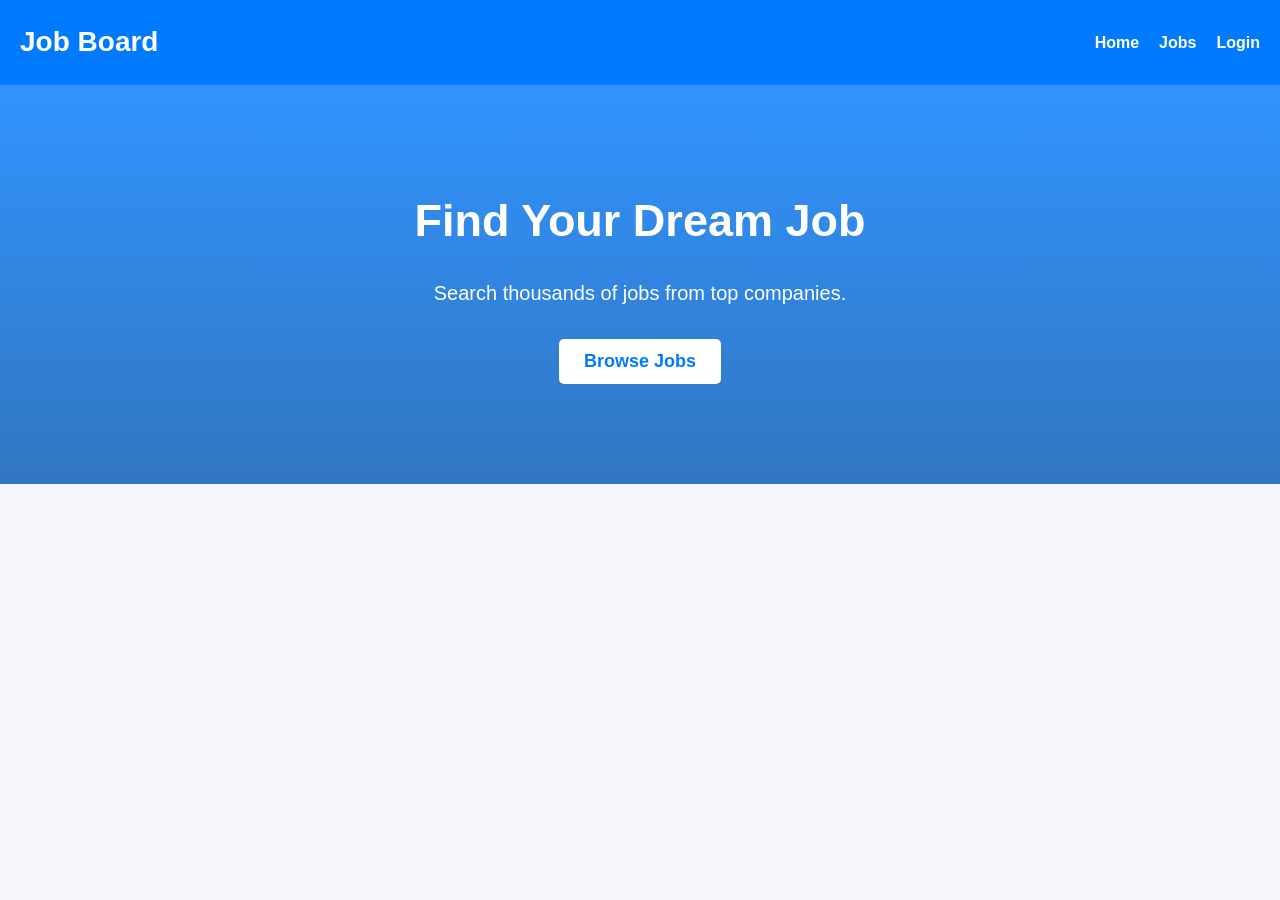
<file: jobboard/index.html>
<!DOCTYPE html>
<html>
<head>
    <title>Job Board</title>
    <link rel="stylesheet" href="style.css">
</head>
<body>

<header>
    <h1>Job Board</h1>

    <nav>
        <a href="index.html">Home</a>
        <a href="jobs.html">Jobs</a>
        <a href="login.html">Login</a>
    </nav>
</header>

<section class="hero">

    <h2>Find Your Dream Job</h2>

    <p>
        Search thousands of jobs from top companies.
    </p>

    <a href="jobs.html">
        <button>Browse Jobs</button>
    </a>

</section>

<script src="script.js"></script>
</body>
</html>
</file>
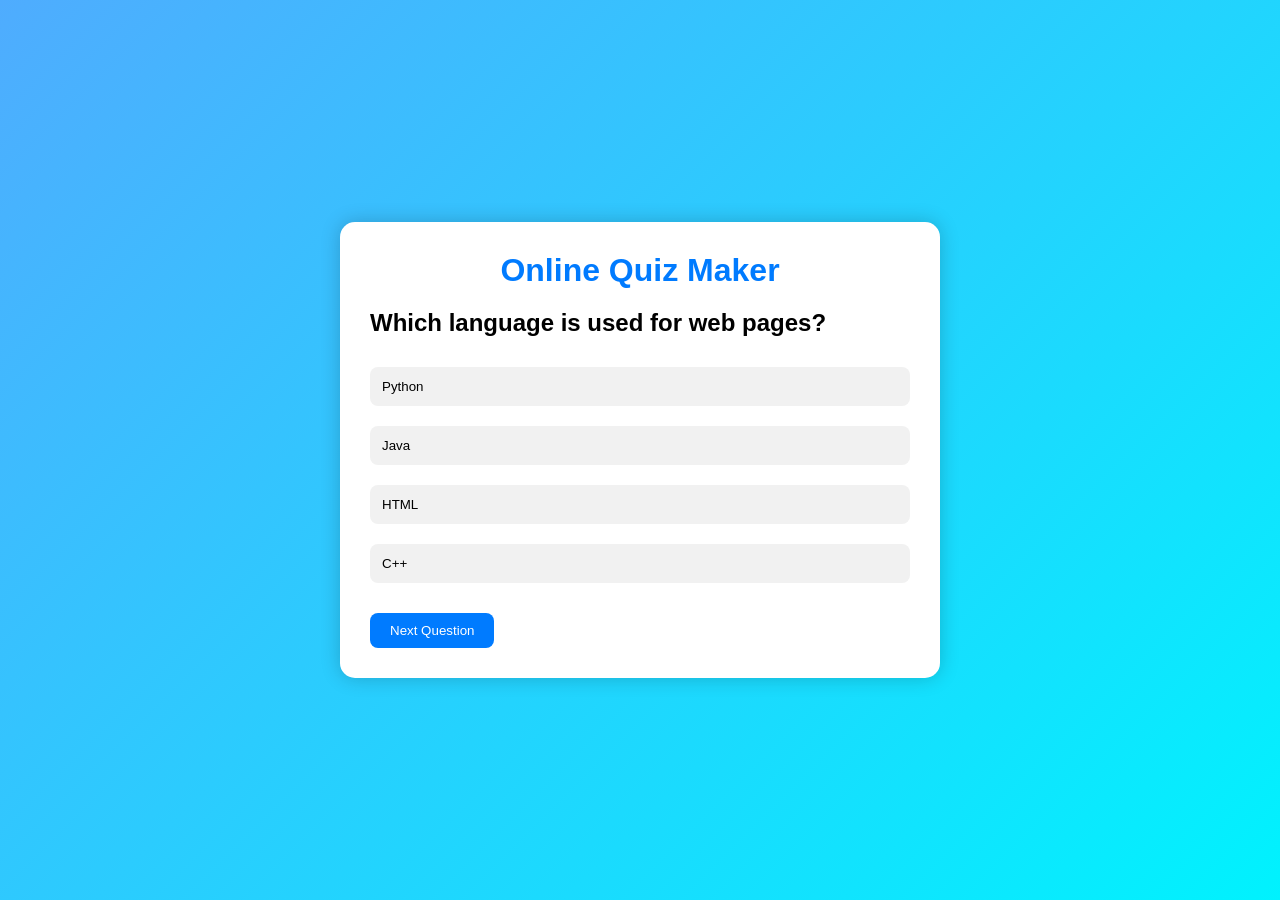
<file: quizmaker/index.html>
<!DOCTYPE html>
<html lang="en">
<head>
<meta charset="UTF-8">
<meta name="viewport" content="width=device-width, initial-scale=1.0">
<title>Online Quiz Maker</title>
<link rel="stylesheet" href="style.css">
</head>
<body>

<div class="container">

    <h1>Online Quiz Maker</h1>

    <div id="quiz-box">

        <h2 id="question">Question Here</h2>

        <div id="options"></div>

        <button id="nextBtn">
            Next Question
        </button>

    </div>

    <div id="result-box" class="hidden">

        <h2>Quiz Completed!</h2>

        <h3 id="score"></h3>

        <button onclick="restartQuiz()">
            Restart Quiz
        </button>

    </div>

</div>

<script src="script.js"></script>

</body>
</html>
</file>
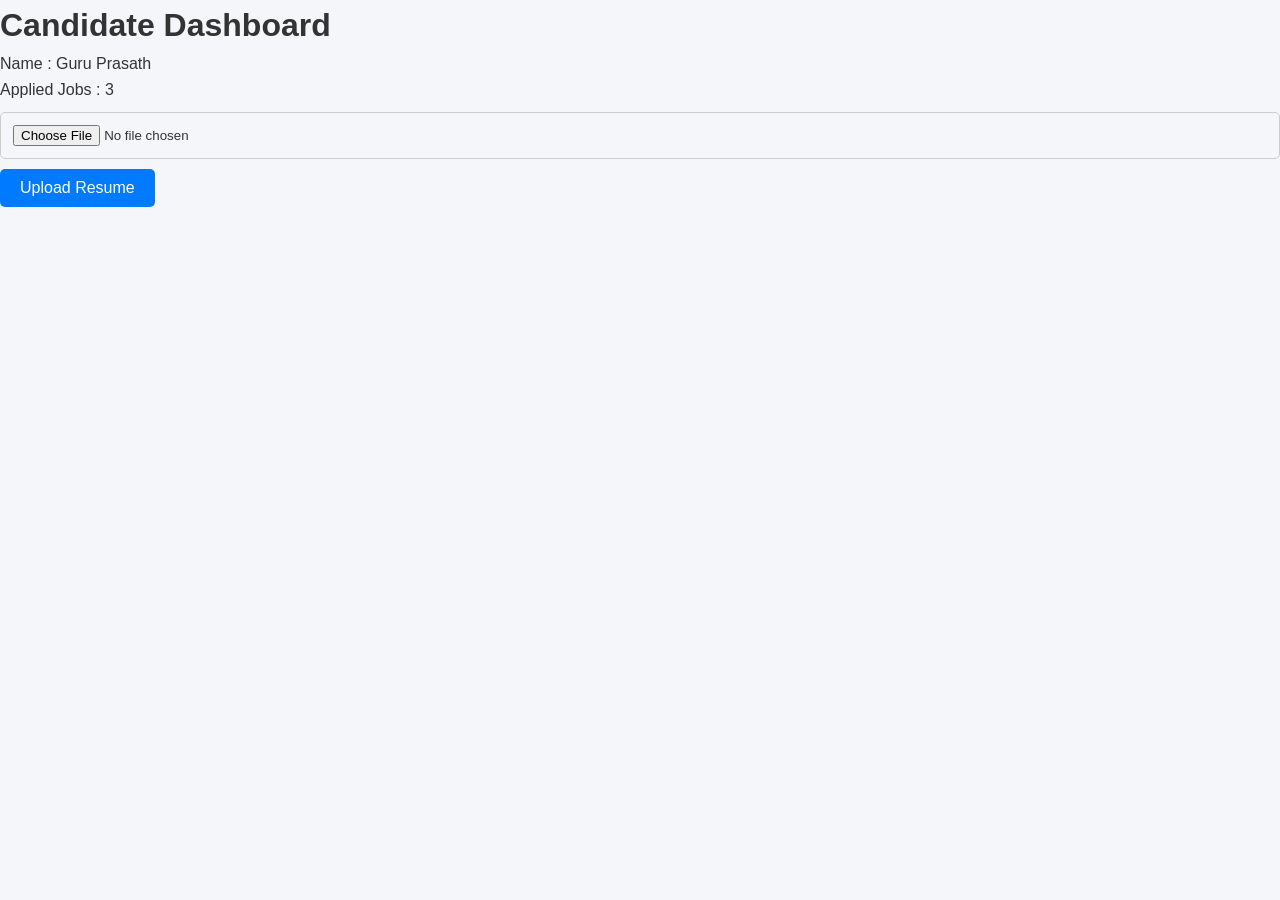
<file: jobboard/candidate.html>
<!DOCTYPE html>
<html>
<head>
<title>Candidate Dashboard</title>
<link rel="stylesheet" href="style.css">
</head>

<body>

<h1>Candidate Dashboard</h1>

<p>Name : Guru Prasath</p>

<p>Applied Jobs : 3</p>

<input
type="file"
id="resume">

<button onclick="uploadResume()">
Upload Resume
</button>

<script src="script.js"></script>
</body>
</html>
</file>
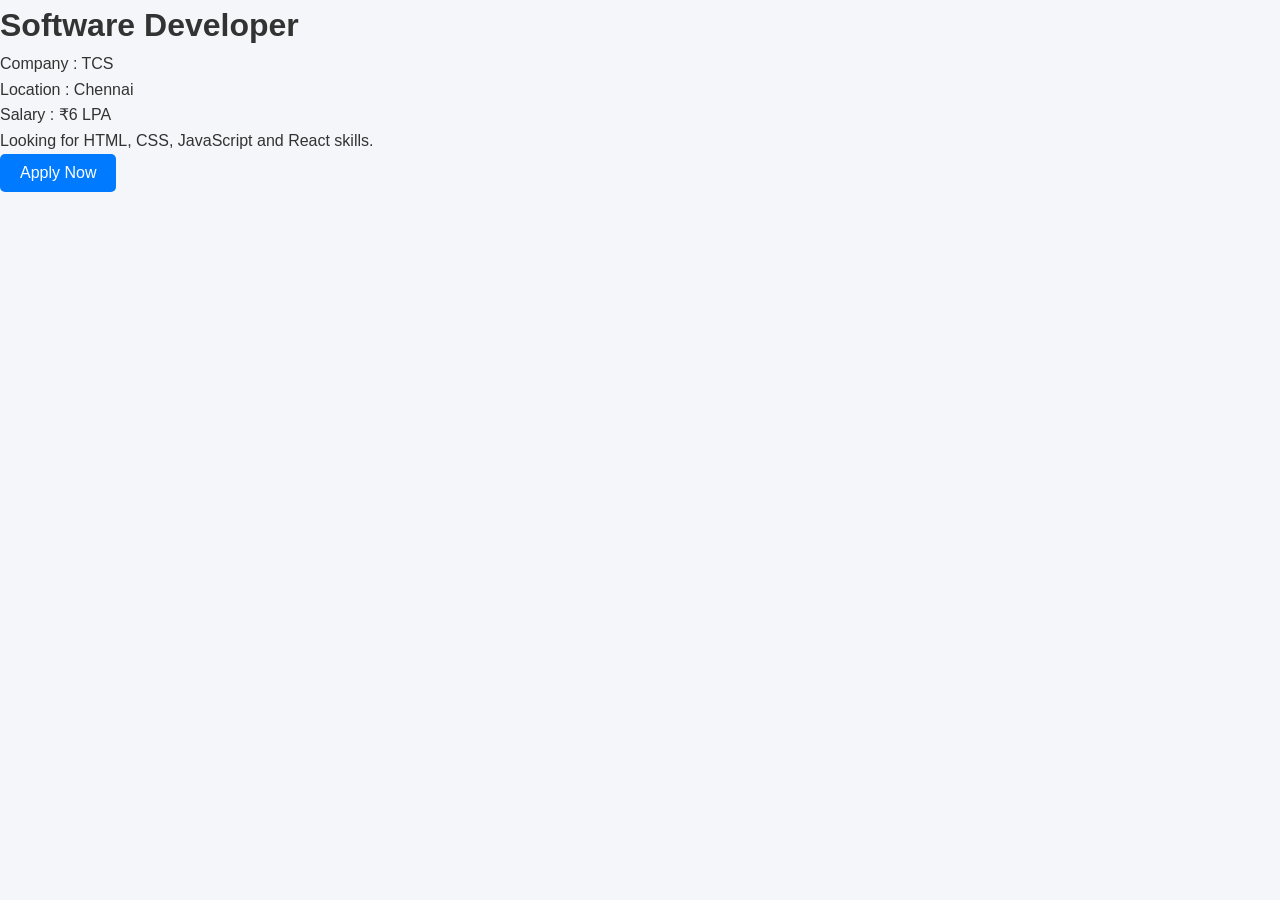
<file: jobboard/details.html>
<!DOCTYPE html>
<html>
<head>
<title>Job Details</title>
<link rel="stylesheet" href="style.css">
</head>

<body>

<h1>Software Developer</h1>

<p>Company : TCS</p>

<p>Location : Chennai</p>

<p>Salary : ₹6 LPA</p>

<p>
Looking for HTML, CSS,
JavaScript and React skills.
</p>

<button onclick="applyJob()">
Apply Now
</button>

<script src="script.js"></script>
</body>
</html>
</file>
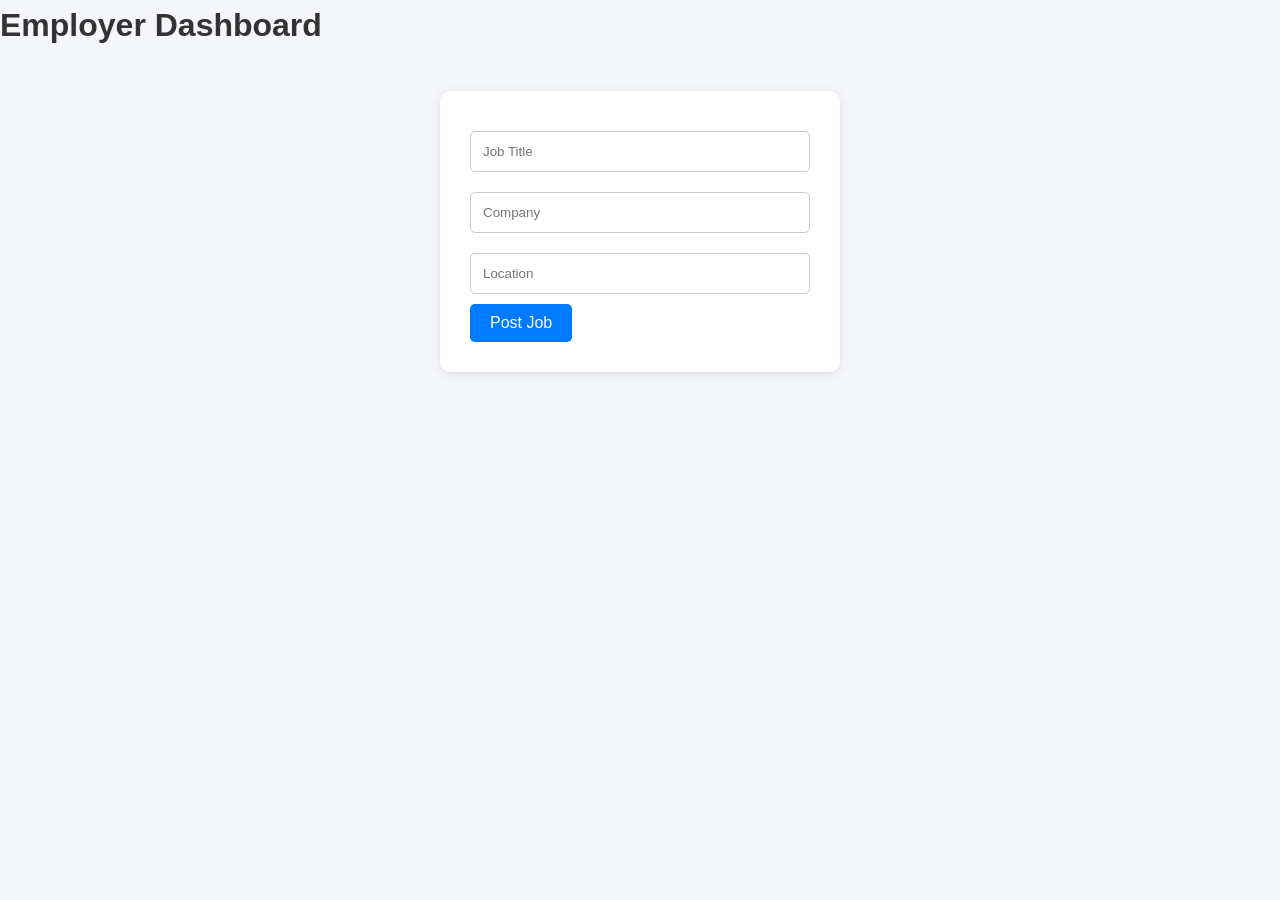
<file: jobboard/employer.html>
<!DOCTYPE html>
<html>
<head>
<title>Employer Dashboard</title>
<link rel="stylesheet" href="style.css">
</head>

<body>

<h1>Employer Dashboard</h1>

<form onsubmit="return postJob()">

<input
type="text"
id="jobTitle"
placeholder="Job Title">

<input
type="text"
id="company"
placeholder="Company">

<input
type="text"
id="location"
placeholder="Location">

<button type="submit">
Post Job
</button>

</form>

<script src="script.js"></script>
</body>
</html>
</file>
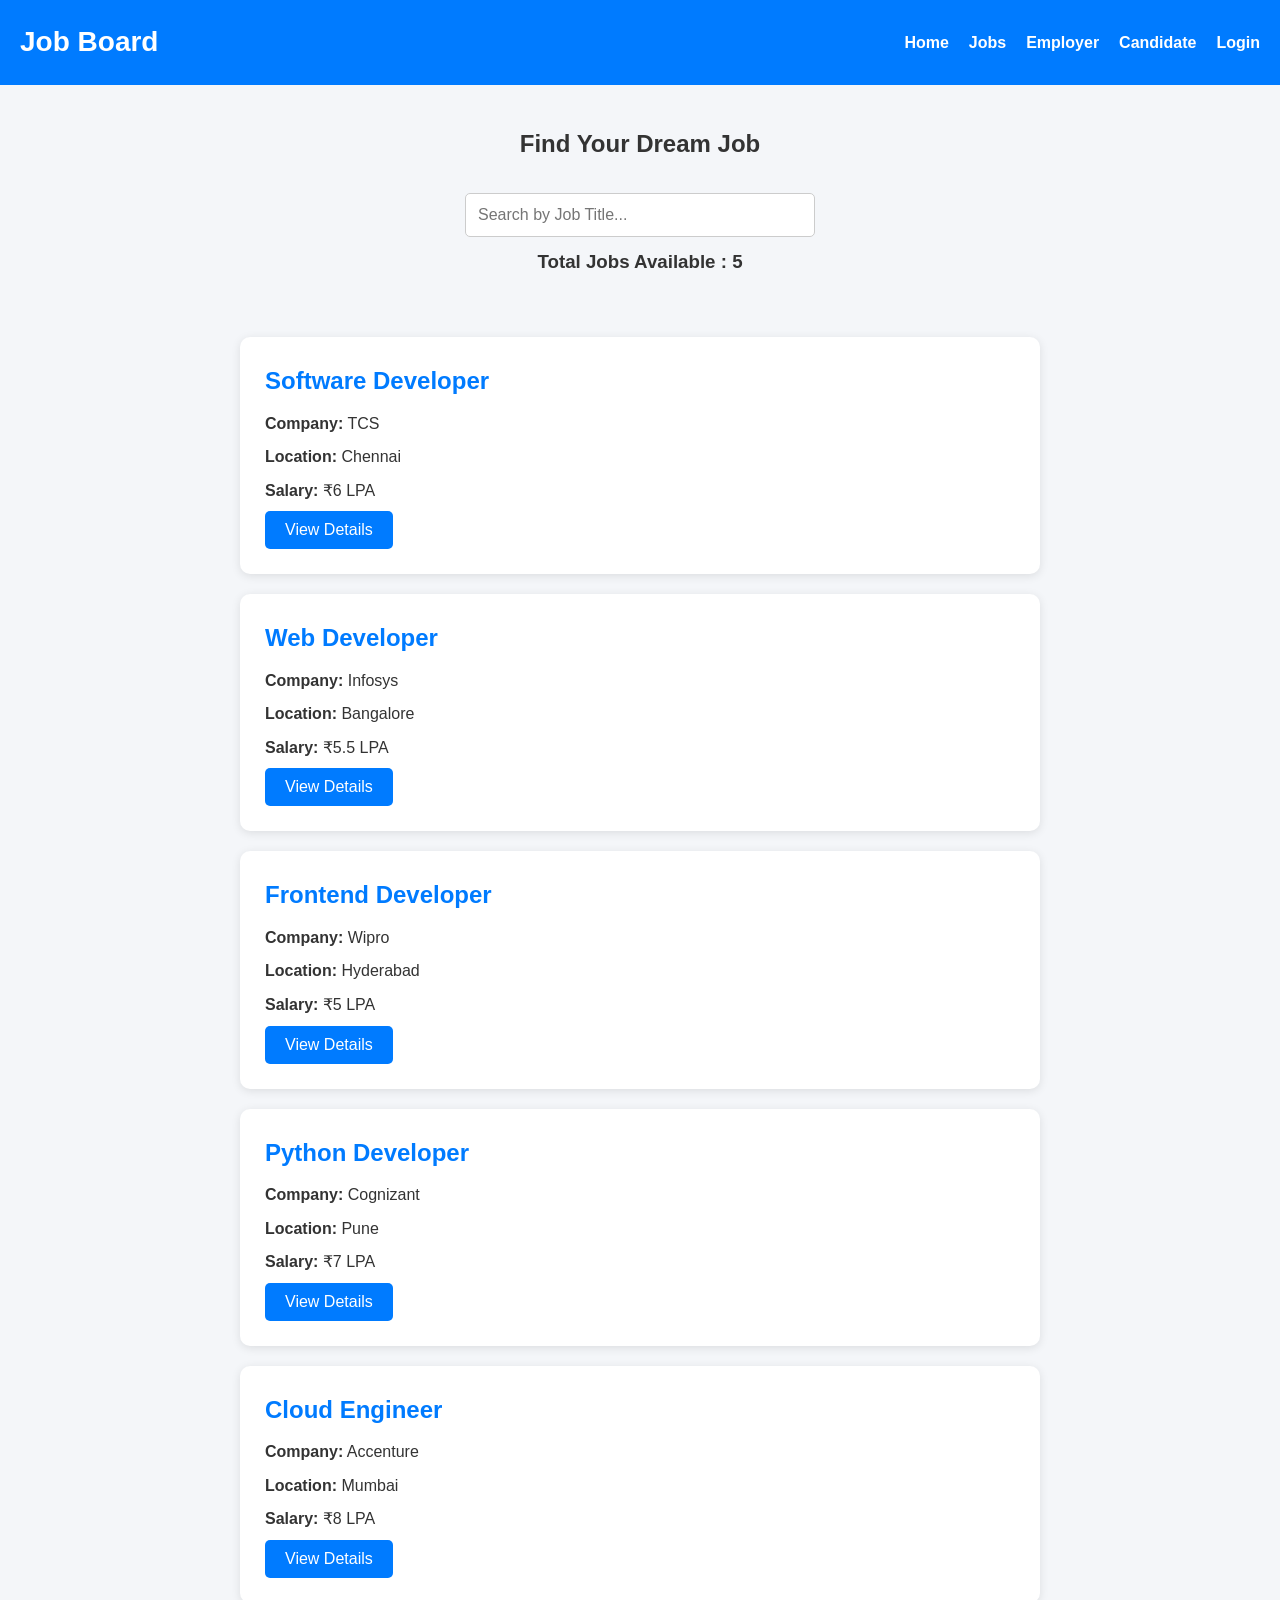
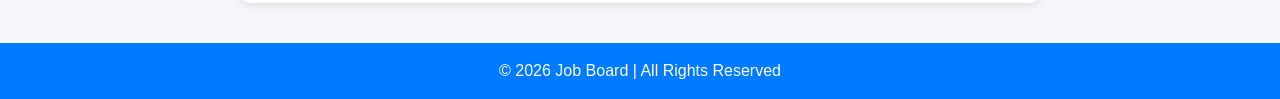
<file: jobboard/jobs.html>
<!DOCTYPE html>
<html lang="en">
<head>
    <meta charset="UTF-8">
    <meta name="viewport" content="width=device-width, initial-scale=1.0">
    <title>Job Listings</title>
    <link rel="stylesheet" href="style.css">
</head>
<body>

    <!-- Header -->
    <header>
        <h1>Job Board</h1>

        <nav>
            <a href="index.html">Home</a>
            <a href="jobs.html">Jobs</a>
            <a href="employer.html">Employer</a>
            <a href="candidate.html">Candidate</a>
            <a href="login.html">Login</a>
        </nav>
    </header>

    <!-- Search Section -->
    <section class="search-section">

        <h2>Find Your Dream Job</h2>

        <input
            type="text"
            id="search"
            placeholder="Search by Job Title..."
            onkeyup="searchJobs()">

            <h3 id="jobCount"></h3>

    </section>

    <!-- Job Listings -->

    <div class="job">

        <h2>Software Developer</h2>

        <p><strong>Company:</strong> TCS</p>

        <p><strong>Location:</strong> Chennai</p>

        <p><strong>Salary:</strong> ₹6 LPA</p>

        <a href="details.html">
            <button>View Details</button>
        </a>

    </div>

    <div class="job">

        <h2>Web Developer</h2>

        <p><strong>Company:</strong> Infosys</p>

        <p><strong>Location:</strong> Bangalore</p>

        <p><strong>Salary:</strong> ₹5.5 LPA</p>

        <a href="details.html">
            <button>View Details</button>
        </a>

    </div>

    <div class="job">

        <h2>Frontend Developer</h2>

        <p><strong>Company:</strong> Wipro</p>

        <p><strong>Location:</strong> Hyderabad</p>

        <p><strong>Salary:</strong> ₹5 LPA</p>

        <a href="details.html">
            <button>View Details</button>
        </a>

    </div>

    <div class="job">

        <h2>Python Developer</h2>

        <p><strong>Company:</strong> Cognizant</p>

        <p><strong>Location:</strong> Pune</p>

        <p><strong>Salary:</strong> ₹7 LPA</p>

        <a href="details.html">
            <button>View Details</button>
        </a>

    </div>

    <div class="job">

        <h2>Cloud Engineer</h2>

        <p><strong>Company:</strong> Accenture</p>

        <p><strong>Location:</strong> Mumbai</p>

        <p><strong>Salary:</strong> ₹8 LPA</p>

        <a href="details.html">
            <button>View Details</button>
        </a>

    </div>

    <!-- Footer -->
    <footer>

        <p>© 2026 Job Board | All Rights Reserved</p>

    </footer>

    <!-- JavaScript -->
    <script src="script.js"></script>

</body>
</html>
</file>
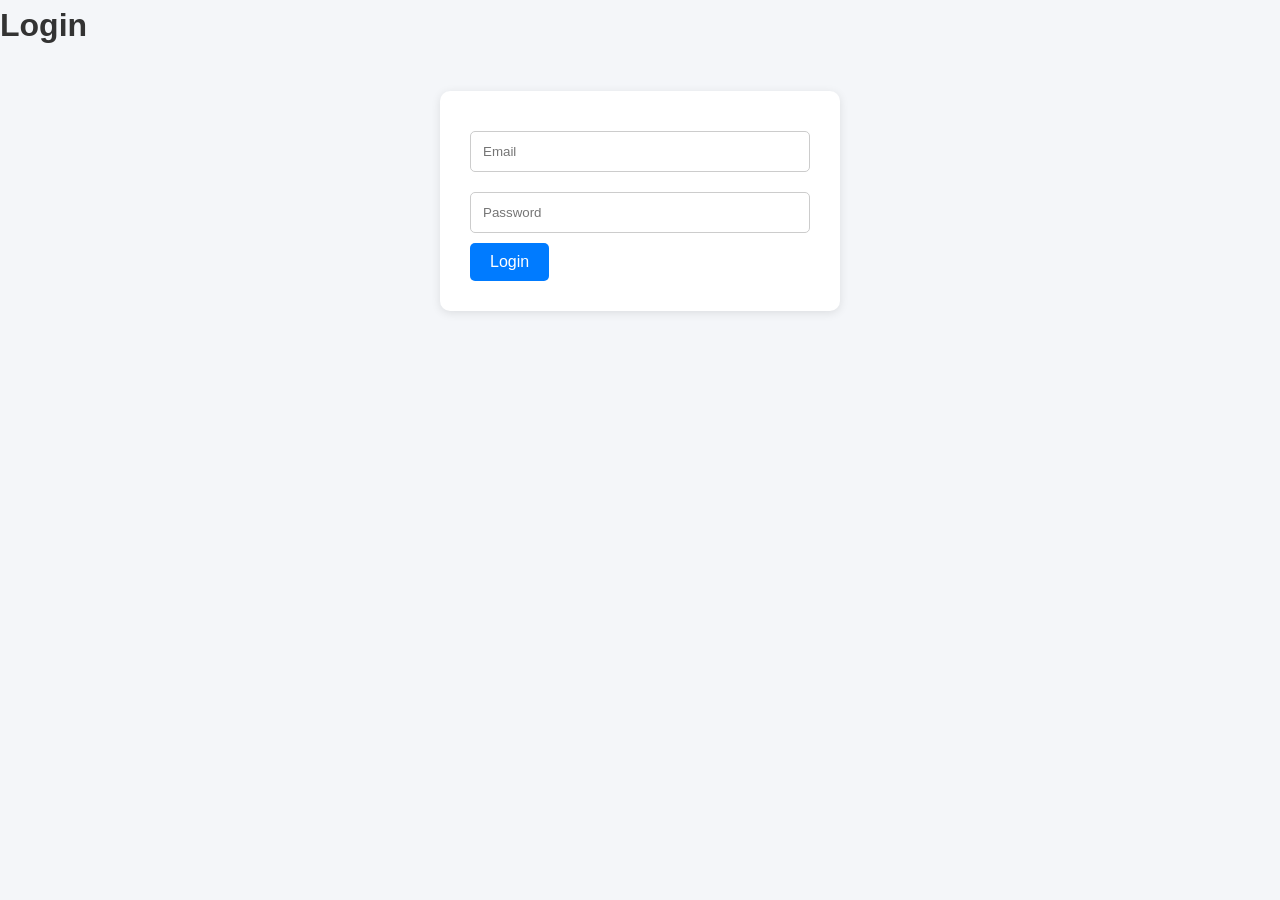
<file: jobboard/login.html>
<!DOCTYPE html>
<html>
<head>
<title>Login</title>
<link rel="stylesheet" href="style.css">
</head>

<body>

<h1>Login</h1>

<form onsubmit="return loginUser()">

<input
type="email"
id="email"
placeholder="Email">

<input
type="password"
id="password"
placeholder="Password">

<button type="submit">
Login
</button>

</form>

<script src="script.js"></script>
</body>
</html>
</file>
<file: jobboard/style.css>
/* Reset */
*{
    margin:0;
    padding:0;
    box-sizing:border-box;
    font-family:'Segoe UI', Tahoma, Geneva, Verdana, sans-serif;
}

/* Body */
body{
    background:#f4f6f9;
    color:#333;
    line-height:1.6;
}

/* Header */
header{
    background:#007bff;
    color:white;
    padding:20px;
    display:flex;
    justify-content:space-between;
    align-items:center;
    flex-wrap:wrap;
}

header h1{
    font-size:28px;
}

/* Navigation */
nav{
    display:flex;
    gap:20px;
}

nav a{
    color:white;
    text-decoration:none;
    font-weight:bold;
    transition:0.3s;
}

nav a:hover{
    color:#ffd700;
}

/* Hero Section */
.hero{
    text-align:center;
    padding:100px 20px;
    background:linear-gradient(
        rgba(0,123,255,0.8),
        rgba(0,86,179,0.8)
    );
    color:white;
}

.hero h2{
    font-size:45px;
    margin-bottom:20px;
}

.hero p{
    font-size:20px;
    margin-bottom:30px;
}

.hero button{
    background:white;
    color:#007bff;
    border:none;
    padding:12px 25px;
    font-size:18px;
    border-radius:5px;
    cursor:pointer;
    font-weight:bold;
}

.hero button:hover{
    background:#f1f1f1;
}

/* Search Section */
.search-section{
    text-align:center;
    padding:40px 20px;
}

.search-section h2{
    margin-bottom:20px;
}

#search{
    width:350px;
    max-width:90%;
    padding:12px;
    border:1px solid #ccc;
    border-radius:5px;
    font-size:16px;
}

/* Job Cards */
.job{
    background:white;
    margin:20px auto;
    width:85%;
    max-width:800px;
    padding:25px;
    border-radius:10px;
    box-shadow:0 2px 10px rgba(0,0,0,0.1);
    transition:0.3s;
}

.job:hover{
    transform:translateY(-5px);
}

.job h2{
    color:#007bff;
    margin-bottom:10px;
}

.job p{
    margin:8px 0;
}

/* Buttons */
button{
    background:#007bff;
    color:white;
    border:none;
    padding:10px 20px;
    border-radius:5px;
    cursor:pointer;
    font-size:16px;
    transition:0.3s;
}

button:hover{
    background:#0056b3;
}

/* Forms */
form{
    background:white;
    width:400px;
    max-width:90%;
    margin:40px auto;
    padding:30px;
    border-radius:10px;
    box-shadow:0 2px 10px rgba(0,0,0,0.1);
}

form h2{
    text-align:center;
    margin-bottom:20px;
}

input,
textarea,
select{
    width:100%;
    padding:12px;
    margin:10px 0;
    border:1px solid #ccc;
    border-radius:5px;
}

textarea{
    resize:none;
    height:120px;
}

/* Dashboard Sections */
.dashboard{
    width:90%;
    max-width:900px;
    margin:30px auto;
}

.dashboard h2{
    margin-bottom:20px;
    color:#007bff;
}

/* Candidate Profile */
.profile-card{
    background:white;
    padding:25px;
    border-radius:10px;
    box-shadow:0 2px 10px rgba(0,0,0,0.1);
    margin-bottom:20px;
}

/* Employer Job Post */
.job-post{
    background:white;
    padding:25px;
    border-radius:10px;
    box-shadow:0 2px 10px rgba(0,0,0,0.1);
}

/* Footer */
footer{
    background:#007bff;
    color:white;
    text-align:center;
    padding:15px;
    margin-top:40px;
}

/* Responsive Design */
@media(max-width:768px){

    header{
        flex-direction:column;
        text-align:center;
    }

    nav{
        margin-top:15px;
        flex-wrap:wrap;
        justify-content:center;
    }

    .hero h2{
        font-size:32px;
    }

    .hero p{
        font-size:18px;
    }

    .job{
        width:95%;
    }
}
</file>
<file: quizmaker/style.css>
*{
    margin:0;
    padding:0;
    box-sizing:border-box;
    font-family:Arial,sans-serif;
}

body{
    background:linear-gradient(
    135deg,
    #4facfe,
    #00f2fe);
    
    height:100vh;

    display:flex;
    justify-content:center;
    align-items:center;
}

.container{

    background:white;

    width:600px;

    max-width:90%;

    padding:30px;

    border-radius:15px;

    box-shadow:0 0 20px rgba(0,0,0,0.2);
}

h1{
    text-align:center;
    color:#007bff;
    margin-bottom:20px;
}

#question{
    margin-bottom:20px;
}

.option{

    width:100%;

    padding:12px;

    margin:10px 0;

    border:none;

    border-radius:8px;

    background:#f1f1f1;

    cursor:pointer;

    text-align:left;
}

.option:hover{
    background:#d6e9ff;
}

.correct{
    background:#28a745 !important;
    color:white;
}

.wrong{
    background:#dc3545 !important;
    color:white;
}

#nextBtn{

    margin-top:20px;

    background:#007bff;

    color:white;

    border:none;

    padding:10px 20px;

    border-radius:8px;

    cursor:pointer;
}

.hidden{
    display:none;
}

#result-box{
    text-align:center;
}
</file>
